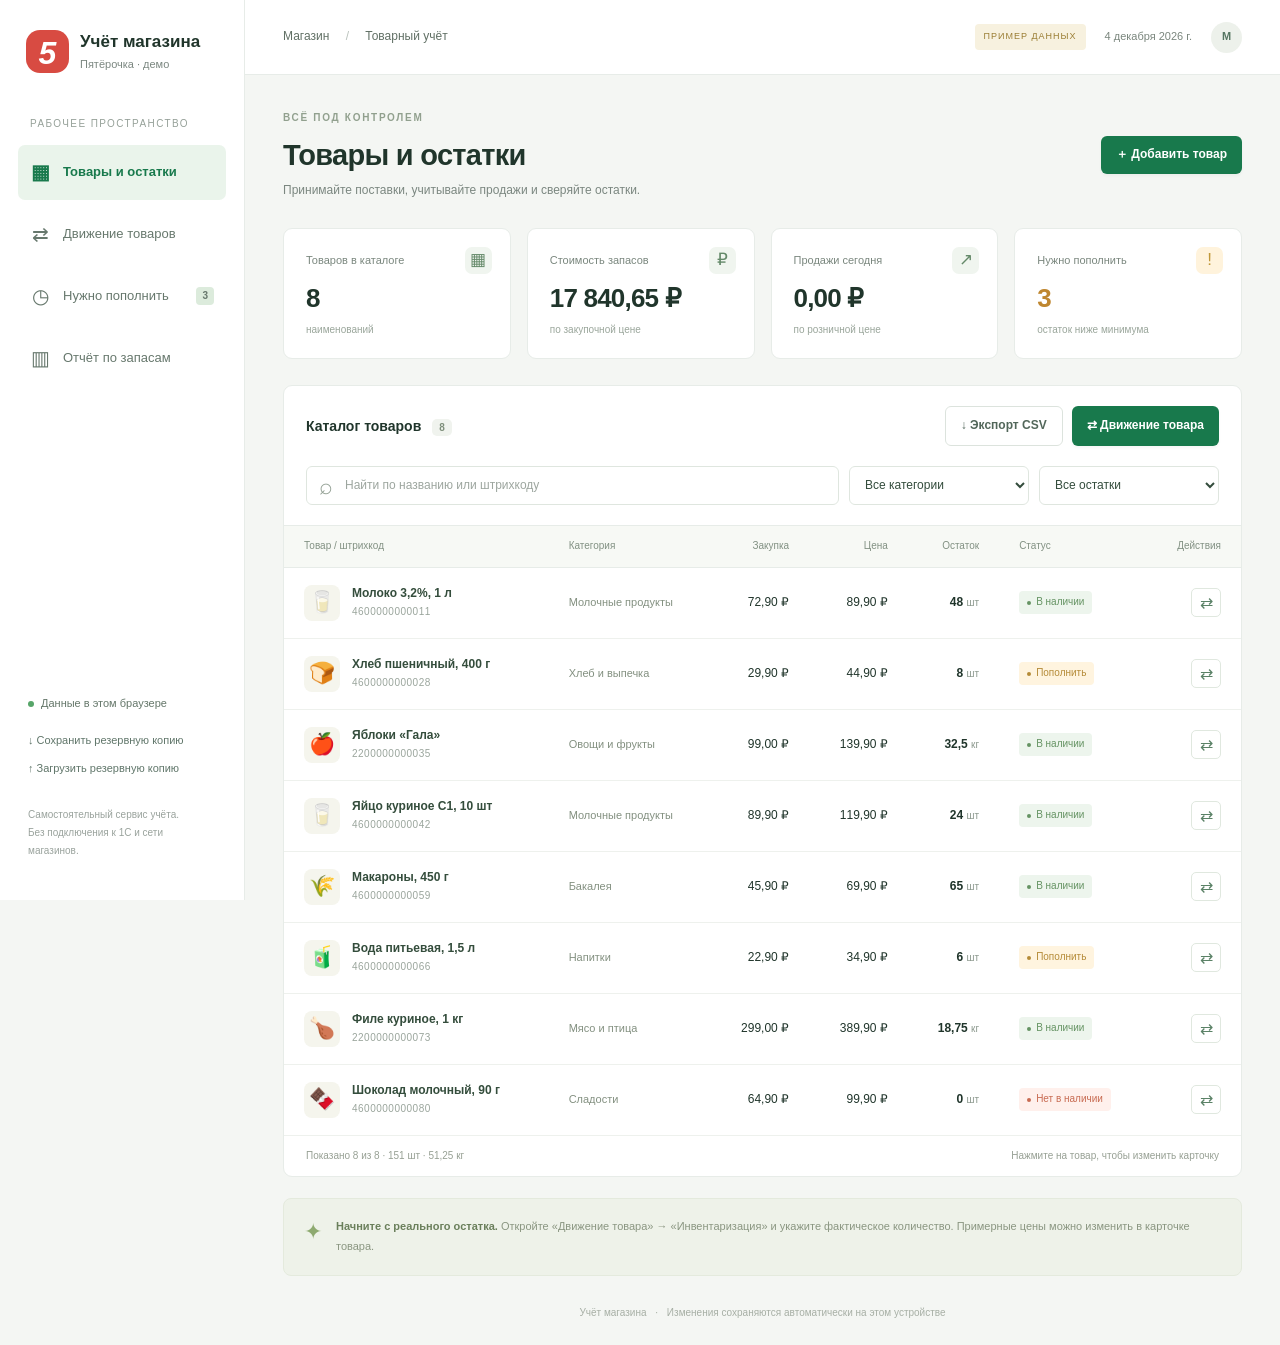
<file: index.html>
<!doctype html>
<html lang="ru">
<head><meta charset="UTF-8"><meta name="viewport" content="width=device-width,initial-scale=1"><meta name="description" content="Учёт товаров: остатки, поступления, продажи и инвентаризация."><title>Товары · Учёт магазина</title><link rel="stylesheet" href="style.css"></head>
<body>
<aside class="sidebar">
 <div class="brand"><span class="brand-icon">5</span><div>Учёт магазина<small>Пятёрочка · демо</small></div></div>
 <div class="workspace">РАБОЧЕЕ ПРОСТРАНСТВО</div>
 <nav aria-label="Разделы"><button data-view="goods" class="active"><span>▦</span>Товары и остатки</button><button data-view="history"><span>⇄</span>Движение товаров</button><button data-view="low"><span>◷</span>Нужно пополнить <b id="lowBadge">0</b></button><button data-view="reports"><span>▥</span>Отчёт по запасам</button></nav>
 <div class="sidebar-bottom"><div class="local-indicator"><i></i><span id="saveState">Данные в этом браузере</span></div><button id="backup" class="side-action">↓ Сохранить резервную копию</button><button id="restore" class="side-action">↑ Загрузить резервную копию</button><input type="file" id="importFile" accept="application/json,.json" hidden><p>Самостоятельный сервис учёта.<br>Без подключения к 1С и сети магазинов.</p></div>
</aside>
<div class="app">
 <header><span class="breadcrumb">Магазин <span>/</span> Товарный учёт</span><div class="header-right"><span class="demo-label">ПРИМЕР ДАННЫХ</span><span id="today"></span><span class="avatar">М</span></div></header>
 <main>
 <div class="page-heading"><div><div class="eyebrow">ВСЁ ПОД КОНТРОЛЕМ</div><h1 id="pageTitle">Товары и остатки</h1><p id="pageSubtitle">Принимайте поставки, учитывайте продажи и сверяйте остатки.</p></div><button class="primary" id="addProduct">＋ Добавить товар</button></div>
 <section class="metrics" aria-label="Показатели запасов"><article><span>Товаров в каталоге</span><strong id="mProducts">—</strong><small>наименований</small><div class="metric-icon">▦</div></article><article><span>Стоимость запасов</span><strong id="mValue">—</strong><small>по закупочной цене</small><div class="metric-icon">₽</div></article><article><span>Продажи сегодня</span><strong id="mSales">—</strong><small>по розничной цене</small><div class="metric-icon">↗</div></article><article class="alert-metric"><span>Нужно пополнить</span><strong id="mLow">—</strong><small>остаток ниже минимума</small><div class="metric-icon">!</div></article></section>
 <section class="panel" id="goodsPanel">
 <div class="panel-toolbar"><div class="tab-label">Каталог товаров <span id="resultCount"></span></div><div class="toolbar-actions"><button id="export" class="secondary">↓ Экспорт CSV</button><button id="operation" class="primary">⇄ Движение товара</button></div></div>
 <div class="filters"><label class="search"><span>⌕</span><input id="search" placeholder="Найти по названию или штрихкоду" aria-label="Поиск товаров"></label><select id="category" aria-label="Категория"><option value="">Все категории</option></select><select id="status" aria-label="Статус остатка"><option value="">Все остатки</option><option value="low">Нужно пополнить</option><option value="zero">Нет в наличии</option><option value="ok">В наличии</option></select></div>
 <div class="table-wrap"><table><thead><tr><th>Товар / штрихкод</th><th>Категория</th><th class="number">Закупка</th><th class="number">Цена</th><th class="number">Остаток</th><th>Статус</th><th class="number">Действия</th></tr></thead><tbody id="productRows"></tbody></table></div>
 <div class="table-footer"><span id="tableSummary"></span><span>Нажмите на товар, чтобы изменить карточку</span></div>
 </section>
 <section class="panel" id="historyPanel" hidden><div class="panel-toolbar"><div class="tab-label">Журнал операций</div><button id="historyOperation" class="primary">＋ Новая операция</button></div><p class="panel-note">Каждая операция меняет остаток и сохраняется в журнале.</p><div class="table-wrap"><table><thead><tr><th>Дата и время</th><th>Операция</th><th>Товар</th><th class="number">Изменение</th><th class="number">Остаток после</th><th class="number">Сумма</th><th>Примечание</th></tr></thead><tbody id="historyRows"></tbody></table></div></section>
 <section class="panel reports" id="reportsPanel" hidden><div class="panel-toolbar"><div class="tab-label">Запасы по категориям</div><span class="muted">Закупочная стоимость</span></div><div id="reportRows"></div><div class="report-total"><span>Возможная выручка при продаже всех запасов</span><strong id="retailTotal"></strong></div><p class="panel-note">Стоимость = остаток × цена. Суммы в рублях, округление до копеек. Штуки и килограммы считаются отдельно.</p></section>
 <div class="tip"><span>✦</span><p><b>Начните с реального остатка.</b> Откройте «Движение товара» → «Инвентаризация» и укажите фактическое количество. Примерные цены можно изменить в карточке товара.</p></div>
 </main><footer>Учёт магазина <span>·</span> Изменения сохраняются автоматически на этом устройстве</footer>
</div>
<dialog id="productDialog"><form id="productForm"><div class="dialog-heading"><div><div class="eyebrow">КАРТОЧКА ТОВАРА</div><h2 id="productTitle">Добавить товар</h2></div><button type="button" class="close" data-close aria-label="Закрыть">×</button></div><input id="productId" type="hidden"><label>Название товара<input id="productName" required maxlength="120" placeholder="Например, молоко 3,2%, 1 л"></label><div class="form-grid"><label>Категория<input id="productCategory" required maxlength="60" list="categories" placeholder="Молочные продукты"></label><label>Штрихкод<input id="productBarcode" maxlength="40" placeholder="Необязательно"></label></div><datalist id="categories"></datalist><div class="form-grid"><label>Закупочная цена, ₽<input id="productCost" type="number" min="0" max="10000000" step="0.01" required></label><label>Розничная цена, ₽<input id="productPrice" type="number" min="0" max="10000000" step="0.01" required></label></div><div class="form-grid"><label>Единица измерения<select id="productUnit"><option value="шт">Штуки</option><option value="кг">Килограммы</option></select></label><label>Минимальный остаток<input id="productMin" type="number" min="0" max="1000000" step="1" required></label></div><label id="initialLabel">Начальный остаток<input id="productQty" type="number" min="0" max="1000000" step="1" value="0" required></label><p class="form-note" id="editNote" hidden>Изменить остаток можно через операцию «Инвентаризация».</p><p class="form-error" id="productError" role="alert"></p><div class="dialog-footer"><button type="button" class="secondary" data-close>Отмена</button><button class="primary" type="submit">Сохранить товар</button></div></form></dialog>
<dialog id="operationDialog"><form id="operationForm"><div class="dialog-heading"><div><div class="eyebrow">ДВИЖЕНИЕ ТОВАРА</div><h2>Новая операция</h2></div><button type="button" class="close" data-close aria-label="Закрыть">×</button></div><label>Товар<select id="opProduct" required></select></label><div id="stockInfo" class="stock-info"></div><label>Тип операции<select id="opType"><option value="receipt">Поступление</option><option value="sale">Продажа</option><option value="writeoff">Списание</option><option value="count">Инвентаризация</option></select></label><label><span id="qtyLabel">Количество</span><input id="opQty" type="number" min="1" max="1000000" step="1" value="1" required></label><p class="form-note" id="opHint"></p><label>Примечание<input id="opNote" maxlength="200" placeholder="Например, поставка № 125"></label><div id="opPreview" class="operation-preview"></div><p class="form-error" id="opError" role="alert"></p><div class="dialog-footer"><button type="button" class="secondary" data-close>Отмена</button><button class="primary" type="submit">Провести операцию</button></div></form></dialog>
<div class="toast" id="toast" role="status" hidden></div>
<script src="app.js"></script></body></html>
</file>
<file: style.css>
:root{--green:#18794c;--green-dark:#125b3a;--ink:#20352b;--muted:#7b8780;--line:#e7ece8;--bg:#f4f6f3;--red:#d84b42}*{box-sizing:border-box}body{margin:0;font:14px/1.45 'Segoe UI',Arial,sans-serif;background:var(--bg);color:var(--ink)}button,input,select{font:inherit}button{cursor:pointer;transition:background .15s}button:focus-visible,input:focus-visible,select:focus-visible{outline:3px solid #88bd9b;outline-offset:2px}button:disabled{opacity:.45;cursor:default}button{border:0}button:hover{filter:brightness(.97)}[hidden]{display:none!important}.sidebar{width:245px;background:#fff;border-right:1px solid var(--line);position:fixed;inset:0 auto 0 0;display:flex;flex-direction:column;padding:30px 18px}.brand{display:flex;gap:11px;align-items:center;font-weight:700;font-size:17px;margin:0 8px 44px}.brand small{display:block;font-size:11px;font-weight:400;color:var(--muted);margin-top:2px}.brand-icon{font-size:32px;font-style:italic;font-weight:900;color:#fff;background:var(--red);width:43px;height:43px;border-radius:14px;display:grid;place-items:center}.workspace{font-size:10px;letter-spacing:1.4px;color:#96a199;margin:0 12px 13px}nav{display:grid;gap:7px}nav button{display:flex;gap:12px;align-items:center;text-align:left;background:transparent;padding:13px 12px;border-radius:7px;color:#67786d;font-size:13px}nav button span{font-size:20px;width:21px;text-align:center}nav button.active{background:#eaf4eb;color:var(--green);font-weight:600}nav b{margin-left:auto;font-size:10px;background:#dcebdc;padding:2px 6px;border-radius:4px}.sidebar-bottom{margin-top:auto;padding:20px 10px 0}.local-indicator{display:flex;align-items:center;font-size:11px;color:#65776a;gap:7px;margin-bottom:15px}.local-indicator i{width:6px;height:6px;border-radius:50%;background:#57a569}.side-action{background:transparent;padding:6px 0;font-size:11px;color:#60766a;display:block}.sidebar-bottom p{font-size:10px;line-height:1.8;color:#9aa39d;margin-top:23px}.app{margin-left:245px}header{height:75px;background:#fff;border-bottom:1px solid var(--line);padding:0 38px;display:flex;justify-content:space-between;align-items:center}.breadcrumb{font-size:12px;color:#617065}.breadcrumb span{color:#bac2bc;padding:0 13px}.header-right{display:flex;gap:19px;align-items:center;font-size:11px;color:#7a867d}.demo-label{font-size:9px;letter-spacing:1px;background:#f7f1df;color:#9a7d33;padding:6px 9px;border-radius:4px}.avatar{display:grid;place-items:center;width:31px;height:31px;background:#edf1eb;border-radius:50%;color:#557662;font-weight:600}main{padding:36px 38px 20px;max-width:1600px;margin:auto}.page-heading{display:flex;align-items:center;justify-content:space-between;gap:15px;margin-bottom:29px}.eyebrow{font-size:10px;letter-spacing:1.7px;font-weight:600;color:#91a08e;margin-bottom:8px}h1{font-size:29px;letter-spacing:-.7px;margin:0 0 6px;font-weight:650}h2{font-size:23px;margin:0}.page-heading p{color:var(--muted);font-size:12px;margin:0}.primary,.secondary{padding:10px 15px;border-radius:6px;font-size:12px;font-weight:600;white-space:nowrap}.primary{background:var(--green);color:#fff;box-shadow:0 2px 3px #1839280a}.primary:hover{background:var(--green-dark)}.secondary{border:1px solid #dce3dd;background:#fff;color:#52675a}.metrics{display:grid;grid-template-columns:repeat(4,1fr);gap:16px;margin-bottom:26px}.metrics article{position:relative;background:#fff;border:1px solid var(--line);border-radius:9px;padding:20px 22px;min-height:129px}.metrics article>span{font-size:11px;color:#7a877e}.metrics strong{display:block;font-size:26px;font-weight:650;letter-spacing:-.8px;margin-top:11px;font-variant-numeric:tabular-nums;white-space:nowrap}.metrics small{font-size:10px;color:#9aa69b}.metric-icon{position:absolute;right:18px;top:18px;width:27px;height:27px;display:grid;place-items:center;background:#f0f5ef;color:#648969;border-radius:7px;font-size:17px}.alert-metric .metric-icon{background:#fff3dc;color:#c09839}.alert-metric strong{color:#bf8730}.panel{background:#fff;border:1px solid var(--line);border-radius:9px;overflow:hidden}.panel-toolbar{padding:20px 22px;display:flex;justify-content:space-between;align-items:center;gap:10px}.tab-label{font-size:14px;font-weight:650}.tab-label>span{margin-left:7px;background:#f0f3ee;color:#7e8f7b;font-size:10px;border-radius:5px;padding:3px 7px}.toolbar-actions{display:flex;gap:9px}.filters{display:flex;gap:10px;padding:0 22px 20px}.search{position:relative;flex:1}.search span{position:absolute;left:13px;top:4px;font-size:23px;color:#94a195}.search input{width:100%;padding-left:38px}input,select{background:#fff;border:1px solid #dfe6df;border-radius:6px;padding:10px 11px;color:#344d3d;font-size:12px;min-width:0}input::placeholder{color:#9da69f}.filters select{width:180px}.table-wrap{overflow:auto}table{width:100%;border-collapse:collapse;white-space:nowrap}th{text-align:left;font-size:10px;color:#829183;font-weight:500;padding:13px 20px;background:#f7f9f5;border-top:1px solid var(--line);border-bottom:1px solid var(--line)}td{padding:17px 20px;border-bottom:1px solid #eef1ed;font-size:12px}.number{text-align:right;font-variant-numeric:tabular-nums}.product-cell{display:flex;gap:12px;align-items:center}.product-emoji{width:36px;height:36px;background:#f5f5ed;border-radius:8px;display:grid;place-items:center;font-size:21px}.product-link{font-size:12px;font-weight:600;text-align:left;background:transparent;color:#344d3c;padding:0}.product-link:hover{color:var(--green);text-decoration:underline}.barcode{font-size:10px;color:#9aa59c;margin-top:3px;letter-spacing:.5px}.category-text{color:#839080;font-size:11px}.quantity{font-weight:650}.quantity small{font-weight:400;color:#8b988d;font-size:10px}.badge{display:inline-flex;align-items:center;gap:5px;font-size:10px;padding:4px 8px;border-radius:4px;background:#edf5ed;color:#659363}.badge:before{content:'';width:4px;height:4px;background:currentColor;border-radius:50%}.badge.low{background:#fff4df;color:#b58b38}.badge.zero{background:#fff0ec;color:#c86b52}.row-action{width:30px;height:29px;border:1px solid #e0e8df;border-radius:5px;background:white;color:#5b8267;font-size:16px}.table-footer{display:flex;justify-content:space-between;padding:13px 22px;font-size:10px;color:#97a094;gap:12px}.tip{display:flex;gap:14px;margin-top:21px;padding:17px 20px;background:#eef2e9;border:1px solid #e4eadd;border-radius:8px;align-items:flex-start}.tip>span{color:#8eaa70;font-size:22px}.tip p{font-size:11px;color:#8a9681;margin:1px 0;line-height:1.8}.tip b{color:#6a7f5b;font-weight:600}footer{text-align:center;font-size:10px;color:#a7afa5;padding:10px 25px 25px}footer span{padding:0 6px}.empty{text-align:center;padding:45px;color:#8d9b8f}.panel-note{color:#8b988c;font-size:11px;margin:0;padding:0 22px 20px}.muted{font-size:11px;color:var(--muted)}.reports #reportRows{padding:4px 24px 20px}.report-row{display:grid;grid-template-columns:180px 1fr 130px;gap:22px;align-items:center;padding:17px 0;border-bottom:1px solid var(--line);font-size:12px}.report-row small{display:block;color:#95a18e;font-size:10px}.bar{background:#eef3e9;height:8px;border-radius:5px;overflow:hidden}.bar i{display:block;height:100%;background:#7d9e65;border-radius:5px}.report-row strong{text-align:right;font-variant-numeric:tabular-nums}.report-total{background:#f6f8f3;padding:22px;display:flex;justify-content:space-between;font-size:12px;gap:10px}.reports .panel-note{padding:18px 22px}dialog{width:490px;max-width:calc(100% - 28px);border:1px solid #dde6dd;border-radius:13px;padding:26px;color:var(--ink);box-shadow:0 20px 90px #102b2830;max-height:92vh}dialog::backdrop{background:#18332766;backdrop-filter:blur(3px)}.dialog-heading{display:flex;justify-content:space-between;align-items:flex-start;margin-bottom:23px}.close{font-size:24px;color:#7f9081;background:#f3f5ef;border-radius:5px;width:30px;height:30px}form label{display:block;font-size:12px;color:#657967;margin-bottom:14px}form label input,form label select{display:block;width:100%;margin-top:6px}.form-grid{display:grid;grid-template-columns:1fr 1fr;gap:14px}.dialog-footer{display:flex;justify-content:flex-end;gap:9px;padding-top:17px;border-top:1px solid var(--line);margin-top:15px}.form-note{font-size:11px;color:#8c9a87;margin:0 0 16px;line-height:1.7}.form-error{font-size:12px;color:#be4e3a;margin:10px 0}.stock-info,.operation-preview{padding:13px;background:#f1f5eb;border-radius:6px;font-size:12px;color:#668258;margin:0 0 17px}.toast{position:fixed;right:25px;bottom:25px;background:#244f36;color:#fff;border-radius:8px;padding:15px 22px;font-size:12px;box-shadow:0 5px 22px #10291826;max-width:calc(100% - 50px);z-index:20}@media(min-width:1450px){td{padding-top:20px;padding-bottom:20px}}@media(max-width:1180px){.sidebar{width:210px;padding-left:12px;padding-right:12px}.app{margin-left:210px}main{padding:26px 24px}header{padding:0 24px}.metrics{gap:10px}.metrics article{padding:16px}.metrics strong{font-size:23px}.metric-icon{display:none}td,th{padding-left:14px;padding-right:14px}.filters select{width:145px}}@media(max-width:850px){.sidebar{width:100%;position:static;padding:16px 18px;border-right:0;border-bottom:1px solid var(--line)}.brand{margin:0 0 15px}.workspace,.sidebar-bottom{display:none}nav{display:flex;overflow:auto;gap:5px}nav button{white-space:nowrap;padding:8px;font-size:11px}nav button span{display:none}.app{margin-left:0}header{height:55px}.header-right{gap:10px}.demo-label{display:none}.metrics{grid-template-columns:repeat(2,1fr)}.metrics article{min-height:110px}.page-heading{align-items:flex-start}h1{font-size:25px}.page-heading p{max-width:350px}main{padding:24px 16px}.filters{flex-wrap:wrap;padding:0 15px 15px}.search{flex-basis:100%}.filters select{flex:1}.panel-toolbar{padding:15px;flex-wrap:wrap}.table-footer{flex-wrap:wrap}.report-row{grid-template-columns:130px 1fr 110px;gap:10px}.report-total{flex-wrap:wrap}}@media(max-width:480px){.page-heading{flex-wrap:wrap}.page-heading>.primary{margin-top:3px}.metrics strong{font-size:22px}.breadcrumb{font-size:10px}.tip{padding:12px}.report-row{grid-template-columns:1fr 110px}.report-row .bar{display:none}}
</file>
